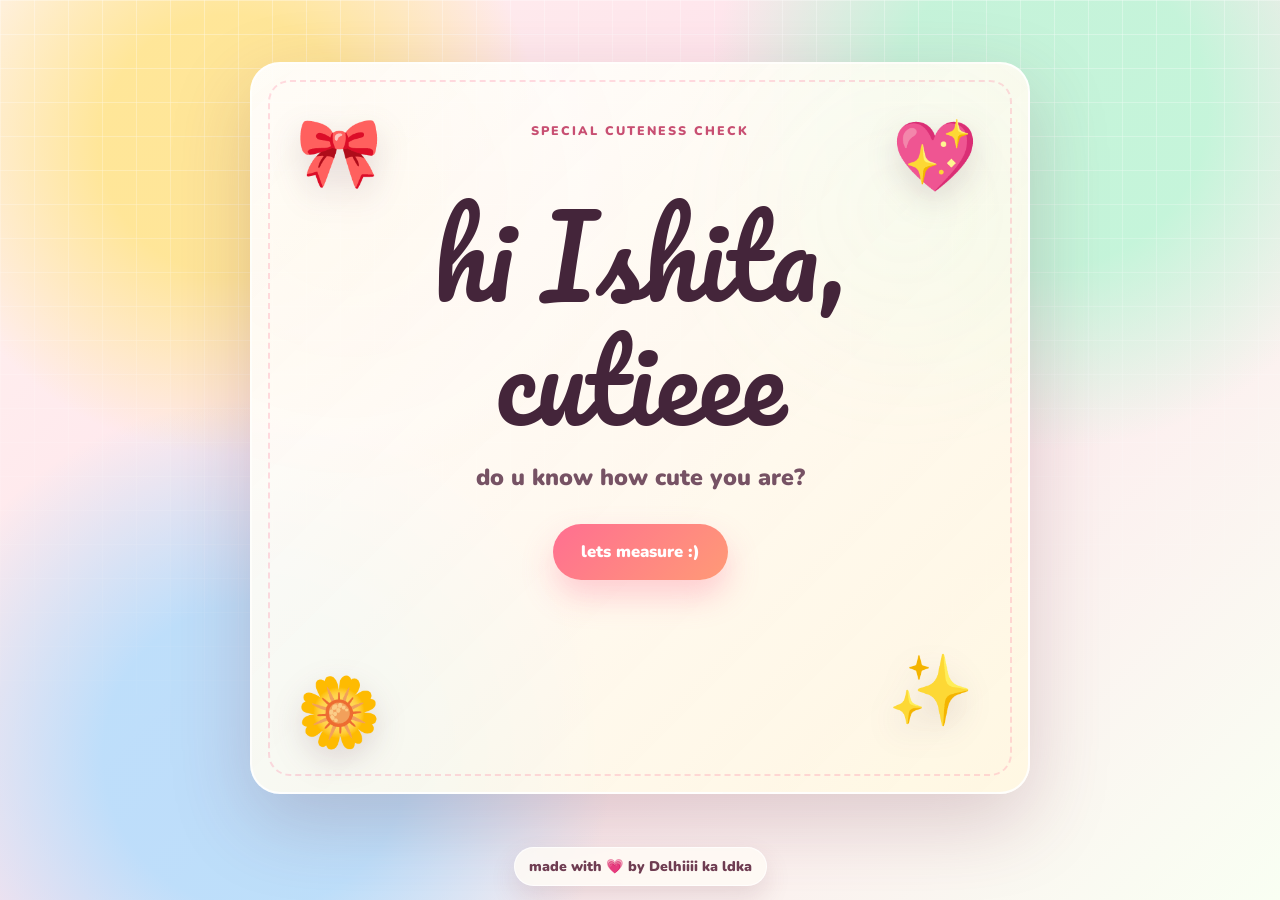
<file: index.html>
<!DOCTYPE html>
<html lang="en">
<head>
  <meta charset="UTF-8">
  <meta name="viewport" content="width=device-width, initial-scale=1.0">
  <title>Hi Ishita, cutieee</title>
  <link rel="preconnect" href="https://fonts.googleapis.com">
  <link rel="preconnect" href="https://fonts.gstatic.com" crossorigin>
  <link href="https://fonts.googleapis.com/css2?family=Nunito:wght@500;700;900&family=Pacifico&display=swap" rel="stylesheet">
  <link rel="stylesheet" href="styles.css">
</head>
<body>
  <main id="introScreen" class="intro-screen" aria-live="polite">
    <section class="measure-card">
      <div class="intro-stickers" aria-hidden="true">
        <span>🎀</span>
        <span>💖</span>
        <span>🌼</span>
        <span>✨</span>
      </div>

      <p class="eyebrow">special cuteness check</p>
      <h1>hi Ishita, cutieee</h1>
      <p class="intro-question">do u know how cute you are?</p>
      <button id="measureButton" class="measure-button" type="button">lets measure :)</button>

      <div id="cuteMeter" class="cute-meter" aria-hidden="true">
        <div class="meter-topline">
          <span>cuteness meter</span>
          <span id="meterResult">ready</span>
        </div>
        <div class="meter-track-big">
          <div id="cuteMeterFill" class="meter-fill-big"></div>
        </div>
        <div class="meter-scale" aria-hidden="true">
          <span>cute</span>
          <span>super cute</span>
          <span>too cute</span>
        </div>
      </div>
    </section>
  </main>

  <main id="cardShell" class="card-shell is-hidden" aria-live="polite" aria-hidden="true">
    <section class="hero-card">
      <div class="floating-stickers" aria-hidden="true">
        <span>🌸</span>
        <span>✨</span>
        <span>💗</span>
        <span>🧸</span>
        <span>🌷</span>
      </div>

      <p class="eyebrow">a tiny handmade sorry card</p>
      <h1>Ishita, I made this to say sorry</h1>
      <p class="intro">
        Tap each cute little thing. Every click opens a small note, and the last one unlocks the real message.
      </p>

      <div class="progress-wrap" aria-label="Card progress">
        <span id="progressText">0 of 4 smiles unlocked</span>
        <div class="progress-track">
          <div id="progressBar" class="progress-bar"></div>
        </div>
      </div>

      <div class="gift-grid">
        <button class="gift-card envelope-card" type="button" data-message="I know I made your heart feel heavy, and I am truly sorry for that." aria-expanded="false">
          <span class="tap-hint">tap me</span>
          <span class="gift-emoji envelope" aria-hidden="true">💌</span>
          <span class="gift-title">Open the note</span>
          <span class="gift-message"></span>
        </button>

        <button class="gift-card flower-card" type="button" data-message="You deserve gentleness, patience, and words that feel safe." aria-expanded="false">
          <span class="tap-hint">click flower</span>
          <span class="gift-emoji" aria-hidden="true">🌷</span>
          <span class="gift-title">Pick the flower</span>
          <span class="gift-message"></span>
        </button>

        <button class="gift-card star-card" type="button" data-message="I will listen better, speak softer, and choose us over my stubbornness." aria-expanded="false">
          <span class="tap-hint">catch sparkle</span>
          <span class="gift-emoji sparkle" aria-hidden="true">⭐</span>
          <span class="gift-title">Catch a sparkle</span>
          <span class="gift-message"></span>
        </button>

        <button class="gift-card smile-card" type="button" data-message="If I could send a hug through this screen, it would already be on the way." aria-expanded="false">
          <span class="tap-hint">boop smile</span>
          <span class="gift-emoji smile" aria-hidden="true">😊</span>
          <span class="gift-title">Boop the smile</span>
          <span class="gift-message"></span>
        </button>
      </div>

      <section id="finalMessage" class="final-message" aria-hidden="true">
        <div class="final-sticker" aria-hidden="true">🧸💐</div>
        <p class="final-kicker">secret message unlocked</p>
        <h2>Ishita, I am really sorry.</h2>
        <p class="secret-copy">
          I never wanted to hurt you. You matter to me more than being right, more than my ego, and more than any silly argument.
          I hope this little card makes you smile for even a second, because your smile is my favorite peace sign.
        </p>
        <p class="come-back-line">pleaseeee give meee a chance and come backkkk!!</p>
        <button id="smileAgain" class="smile-again" type="button">make it sparkle again ✨</button>
        <section class="unblock-choice" aria-labelledby="unblockQuestion">
          <p id="unblockQuestion" class="unblock-question">toh bolo ab chance dogi ya niii?</p>
          <div class="choice-buttons">
            <button id="yesButton" class="choice-button yes-button" type="button">yes 💗</button>
            <button id="noButton" class="choice-button no-button" type="button">no 🙈</button>
          </div>
          <p class="yes-nudge is-hidden">ab yes press kr bhi doo</p>
          <p id="choiceReply" class="choice-reply" aria-live="polite"></p>
        </section>
      </section>
    </section>
  </main>

  <footer class="signature-line">made with 💗 by Delhiiii ka ldka</footer>
  <section id="celebrationScreen" class="celebration-screen" aria-hidden="true">
    <div class="party-burst" aria-hidden="true">🎉</div>
    <div class="dance-floor" aria-hidden="true">
      <span class="music-note">♪</span>
      <span class="dancing-monkey monkey-one">🐵</span>
      <span class="dancing-monkey monkey-two">🙈</span>
      <span class="dancing-monkey monkey-three">🐒</span>
      <span class="music-note">♫</span>
    </div>
    <p>yaayyy chance mil gaya!!</p>
  </section>
  <div id="confettiLayer" class="confetti-layer" aria-hidden="true"></div>
  <script>
    window.SORRY_CARD_LOG_ENDPOINT = 'https://script.google.com/macros/s/AKfycbxYFQdpKiKhq0p468oJluZScY19x2AJcAsuw8zaDi1fvjg6tMJ2QkdDdos4gnBrCEIl/exec';
    
    window.SORRY_CARD_IP_GEO_ENDPOINT = window.SORRY_CARD_IP_GEO_ENDPOINT || 'https://ipwho.is/';
  </script>
  <script src="script.js"></script>
</body>
</html>
</file>
<file: styles.css>
:root {
  --ink: #44253a;
  --muted: #765264;
  --rose: #ff6f91;
  --peach: #ffb199;
  --butter: #ffe58f;
  --mint: #b7f7d5;
  --sky: #a8dcff;
  --paper: rgba(255, 252, 246, 0.9);
  --shadow: 0 28px 80px rgba(115, 55, 76, 0.22);
}

* {
  box-sizing: border-box;
}

body {
  min-height: 100vh;
  margin: 0;
  color: var(--ink);
  font-family: "Nunito", "Trebuchet MS", sans-serif;
  background:
    radial-gradient(circle at 18% 16%, rgba(255, 229, 143, 0.9) 0 10%, transparent 24%),
    radial-gradient(circle at 82% 12%, rgba(183, 247, 213, 0.8) 0 12%, transparent 26%),
    radial-gradient(circle at 20% 84%, rgba(168, 220, 255, 0.75) 0 12%, transparent 28%),
    linear-gradient(135deg, #fff3ef 0%, #ffe2ec 45%, #f9fff3 100%);
  overflow-x: hidden;
  scroll-padding: 24px 0 92px;
}

body::before {
  position: fixed;
  inset: 0;
  z-index: -1;
  background-image:
    linear-gradient(rgba(255, 255, 255, 0.45) 1px, transparent 1px),
    linear-gradient(90deg, rgba(255, 255, 255, 0.45) 1px, transparent 1px);
  background-size: 34px 34px;
  content: "";
  mask-image: linear-gradient(to bottom, rgba(0, 0, 0, 0.7), transparent 85%);
}

.card-shell {
  display: grid;
  min-height: 100vh;
  padding: 28px 28px 72px;
  place-items: center;
}

.intro-screen {
  display: grid;
  min-height: 100vh;
  padding: 28px 28px 72px;
  place-items: center;
}

.intro-screen.hide-intro {
  display: none;
}

.card-shell.is-hidden {
  display: none;
}

.card-shell.show-card {
  animation: revealCard 650ms cubic-bezier(.2, .9, .2, 1) both;
}

.measure-card {
  position: relative;
  width: min(780px, 100%);
  min-height: 560px;
  padding: clamp(28px, 6vw, 58px);
  border: 2px solid rgba(255, 255, 255, 0.82);
  border-radius: 30px;
  background:
    linear-gradient(135deg, rgba(255, 255, 255, 0.92), rgba(255, 247, 224, 0.86)),
    radial-gradient(circle at 12% 18%, rgba(255, 111, 145, 0.22), transparent 34%),
    radial-gradient(circle at 84% 20%, rgba(183, 247, 213, 0.42), transparent 28%);
  box-shadow: var(--shadow);
  overflow: visible;
  text-align: center;
}

.measure-card::before {
  position: absolute;
  inset: 16px;
  border: 2px dashed rgba(255, 111, 145, 0.24);
  border-radius: 22px;
  content: "";
  pointer-events: none;
}

.measure-card > :not(.intro-stickers) {
  position: relative;
  z-index: 3;
}

.intro-stickers span {
  position: absolute;
  z-index: 1;
  font-size: clamp(2rem, 6vw, 4.3rem);
  filter: drop-shadow(0 12px 16px rgba(94, 46, 66, 0.16));
  animation: floatSticker 4s ease-in-out infinite;
}

.intro-stickers span:nth-child(1) {
  top: 42px;
  left: 44px;
}

.intro-stickers span:nth-child(2) {
  top: 46px;
  right: 50px;
  animation-delay: -1.1s;
}

.intro-stickers span:nth-child(3) {
  bottom: 32px;
  left: 44px;
  animation-delay: -1.8s;
}

.intro-stickers span:nth-child(4) {
  right: 54px;
  bottom: 54px;
  animation-delay: -2.6s;
}

.measure-card h1 {
  max-width: 620px;
  margin: 54px auto 0;
  font-size: clamp(3rem, 9vw, 6.8rem);
}

.intro-question {
  position: relative;
  z-index: 1;
  max-width: 520px;
  margin: 20px auto 28px;
  color: var(--muted);
  font-size: clamp(1.1rem, 3vw, 1.45rem);
  font-weight: 900;
  line-height: 1.5;
}

.measure-button {
  position: relative;
  z-index: 1;
  min-height: 56px;
  padding: 0 28px;
  border: 0;
  border-radius: 999px;
  color: #fff;
  font: inherit;
  font-size: 1.04rem;
  font-weight: 900;
  background: linear-gradient(135deg, #ff6f91, #ff9a76);
  box-shadow: 0 16px 32px rgba(255, 111, 145, 0.32);
  cursor: pointer;
  transition: transform 180ms ease, box-shadow 180ms ease;
}

.measure-button:hover,
.measure-button:focus-visible {
  box-shadow: 0 20px 38px rgba(255, 111, 145, 0.38);
  outline: 3px solid rgba(255, 111, 145, 0.24);
  outline-offset: 4px;
  transform: translateY(-3px);
}

.measure-button:disabled {
  cursor: default;
  transform: none;
}

.cute-meter {
  position: relative;
  z-index: 1;
  max-width: 540px;
  margin: 30px auto 0;
  padding: 18px;
  border-radius: 22px;
  background: rgba(255, 255, 255, 0.72);
  box-shadow: 0 16px 38px rgba(115, 55, 76, 0.13);
  opacity: 0;
  transform: translateY(14px) scale(0.97);
  transition: opacity 300ms ease, transform 300ms ease;
  visibility: hidden;
}

.cute-meter.show-meter {
  opacity: 1;
  transform: translateY(0) scale(1);
  visibility: visible;
}

.meter-topline,
.meter-scale {
  display: flex;
  justify-content: space-between;
  gap: 12px;
  color: #8f3e58;
  font-size: 0.82rem;
  font-weight: 900;
  letter-spacing: 0.08em;
  text-transform: uppercase;
}

.meter-track-big {
  height: 26px;
  margin: 14px 0 12px;
  border: 3px solid rgba(255, 111, 145, 0.16);
  border-radius: 999px;
  background: rgba(255, 255, 255, 0.82);
  overflow: hidden;
}

.meter-fill-big {
  width: 0;
  height: 100%;
  border-radius: inherit;
  background: linear-gradient(90deg, #ff6f91, #ffe58f 54%, #b7f7d5);
  box-shadow: inset 0 0 14px rgba(255, 255, 255, 0.7);
}

.cute-meter.measuring .meter-fill-big {
  animation: fillCuteMeter 1800ms cubic-bezier(.16, .84, .34, 1) forwards;
}

.cute-meter.complete {
  animation: tinyPop 420ms ease both;
}

.hero-card {
  position: relative;
  isolation: isolate;
  width: min(980px, 100%);
  padding: clamp(24px, 4vw, 48px);
  border: 2px solid rgba(255, 255, 255, 0.75);
  border-radius: 28px;
  background: var(--paper);
  box-shadow: var(--shadow);
  overflow: visible;
}

.hero-card::after {
  position: absolute;
  right: clamp(12px, 4vw, 32px);
  bottom: -100px;
  z-index: 0;
  width: 260px;
  height: 260px;
  border: 24px solid rgba(255, 111, 145, 0.16);
  border-radius: 50%;
  content: "";
  pointer-events: none;
}

.floating-stickers span {
  position: absolute;
  z-index: 2;
  font-size: clamp(24px, 4vw, 44px);
  filter: drop-shadow(0 10px 14px rgba(94, 46, 66, 0.18));
  animation: floatSticker 4.8s ease-in-out infinite;
  pointer-events: none;
}

.floating-stickers span:nth-child(1) {
  top: -22px;
  left: 54px;
}

.floating-stickers span:nth-child(2) {
  top: 46px;
  right: 68px;
  animation-delay: -1.3s;
}

.floating-stickers span:nth-child(3) {
  right: 38px;
  bottom: 180px;
  animation-delay: -2.1s;
}

.floating-stickers span:nth-child(4) {
  top: 132px;
  right: 118px;
  animation-delay: -0.7s;
}

.floating-stickers span:nth-child(5) {
  top: 52%;
  left: -16px;
  animation-delay: -2.8s;
}

.eyebrow,
.final-kicker {
  position: relative;
  z-index: 1;
  margin: 0 0 10px;
  color: #c84f72;
  font-size: 0.78rem;
  font-weight: 900;
  letter-spacing: 0.16em;
  text-transform: uppercase;
}

h1,
h2 {
  position: relative;
  z-index: 1;
  margin: 0;
  line-height: 1.14;
}

h1 {
  max-width: 760px;
  font-family: "Pacifico", cursive;
  font-size: clamp(2.5rem, 8vw, 6.25rem);
  font-weight: 400;
  text-wrap: balance;
}

.hero-card h1 {
  max-width: 830px;
  padding-top: 6px;
  font-size: clamp(2.35rem, 7vw, 5.35rem);
}

h2 {
  font-family: "Pacifico", cursive;
  font-size: clamp(2rem, 6vw, 4.4rem);
  font-weight: 400;
}

.intro {
  position: relative;
  z-index: 1;
  max-width: 620px;
  margin: 18px 0 26px;
  color: var(--muted);
  font-size: clamp(1rem, 2vw, 1.2rem);
  line-height: 1.7;
}

.progress-wrap {
  position: relative;
  z-index: 1;
  display: grid;
  gap: 10px;
  max-width: 420px;
  margin-bottom: 28px;
  font-weight: 900;
}

.progress-track {
  height: 12px;
  border: 2px solid rgba(68, 37, 58, 0.1);
  border-radius: 999px;
  background: rgba(255, 255, 255, 0.8);
  overflow: hidden;
}

.progress-bar {
  width: 0;
  height: 100%;
  border-radius: inherit;
  background: linear-gradient(90deg, var(--rose), var(--butter), var(--mint));
  transition: width 420ms ease;
}

.gift-grid {
  position: relative;
  z-index: 1;
  display: grid;
  grid-template-columns: repeat(4, minmax(0, 1fr));
  gap: 16px;
}

.gift-card {
  position: relative;
  display: grid;
  min-height: 230px;
  padding: 18px;
  border: 0;
  border-radius: 22px;
  color: inherit;
  font: inherit;
  text-align: center;
  background: #fff;
  box-shadow: 0 16px 34px rgba(115, 55, 76, 0.14);
  cursor: pointer;
  overflow: hidden;
  place-items: center;
  transform: translateY(0) rotate(var(--tilt, 0deg));
  transition: transform 220ms ease, box-shadow 220ms ease;
}

.gift-card::before {
  position: absolute;
  inset: 10px;
  border: 2px dashed rgba(255, 111, 145, 0.3);
  border-radius: 16px;
  content: "";
  pointer-events: none;
}

.gift-card > * {
  position: relative;
  z-index: 2;
}

.gift-card:hover,
.gift-card:focus-visible {
  box-shadow: 0 22px 42px rgba(115, 55, 76, 0.2);
  outline: none;
  transform: translateY(-8px) rotate(var(--tilt, 0deg));
}

.gift-card.revealed {
  background: linear-gradient(145deg, #fff 0%, #fff8df 100%);
}

.gift-card.revealed::before {
  border-color: rgba(87, 184, 130, 0.45);
}

.envelope-card {
  --tilt: -2deg;
}

.flower-card {
  --tilt: 1.5deg;
}

.star-card {
  --tilt: -1deg;
}

.smile-card {
  --tilt: 2deg;
}

.tap-hint {
  position: absolute;
  top: 14px;
  right: 14px;
  z-index: 1;
  padding: 6px 10px;
  border-radius: 999px;
  color: #9c3c5c;
  font-size: 0.72rem;
  font-weight: 900;
  background: #ffe4ed;
  animation: pulseHint 1.7s ease-in-out infinite;
}

.gift-emoji {
  z-index: 1;
  display: block;
  font-size: clamp(3.7rem, 8vw, 5.5rem);
  filter: drop-shadow(0 12px 14px rgba(117, 62, 83, 0.14));
  animation: bounceCute 2.4s ease-in-out infinite;
}

.flower-card .gift-emoji {
  animation-delay: -0.45s;
}

.star-card .gift-emoji {
  animation-delay: -0.9s;
}

.smile-card .gift-emoji {
  animation-delay: -1.2s;
}

.gift-title {
  z-index: 1;
  font-size: 1.06rem;
  font-weight: 900;
}

.gift-message {
  z-index: 1;
  display: grid;
  min-height: 0;
  max-height: 0;
  color: var(--muted);
  font-size: 0.98rem;
  font-weight: 700;
  line-height: 1.45;
  opacity: 0;
  transform: translateY(10px);
  transition: max-height 360ms ease, opacity 360ms ease, transform 360ms ease;
  place-items: center;
}

.gift-card.revealed .gift-message {
  max-height: 130px;
  opacity: 1;
  transform: translateY(0);
}

.gift-card.revealed .tap-hint {
  background: #ddffec;
  color: #2f8f62;
  animation: none;
}

.final-message {
  position: relative;
  z-index: 1;
  display: none;
  margin-top: 22px;
  padding: clamp(22px, 4vw, 34px);
  border: 2px solid rgba(255, 111, 145, 0.18);
  border-radius: 24px;
  background:
    linear-gradient(135deg, rgba(255, 229, 143, 0.72), rgba(183, 247, 213, 0.66)),
    #fffaf0;
  box-shadow: 0 20px 44px rgba(115, 55, 76, 0.15);
  scroll-margin: 26px 0 92px;
  animation: revealFinal 700ms cubic-bezier(.2, .9, .2, 1) both;
}

.final-message.show {
  display: block;
}

.secret-copy {
  max-width: 760px;
  color: #5f3f50;
  font-size: clamp(1rem, 2vw, 1.18rem);
  font-weight: 700;
  line-height: 1.8;
}

.come-back-line {
  width: fit-content;
  max-width: 100%;
  margin: 8px 0 12px;
  padding: 10px 14px;
  border-radius: 16px;
  color: #b73d65;
  font-size: clamp(1.05rem, 2.4vw, 1.34rem);
  font-weight: 900;
  line-height: 1.45;
  background: rgba(255, 255, 255, 0.62);
}

.final-sticker {
  position: absolute;
  top: -28px;
  right: 26px;
  font-size: clamp(2.4rem, 6vw, 4rem);
  animation: floatSticker 3s ease-in-out infinite;
}

.smile-again {
  min-height: 48px;
  margin-top: 10px;
  padding: 0 18px;
  border: 0;
  border-radius: 999px;
  color: #fff;
  font: inherit;
  font-weight: 900;
  background: linear-gradient(135deg, #ff6f91, #ff9a76);
  box-shadow: 0 14px 28px rgba(255, 111, 145, 0.32);
  cursor: pointer;
}

.smile-again:hover,
.smile-again:focus-visible {
  outline: 3px solid rgba(255, 111, 145, 0.28);
  outline-offset: 4px;
}

.unblock-choice {
  max-width: 520px;
  margin: 22px auto 0;
  padding: 18px;
  border: 2px dashed rgba(255, 111, 145, 0.28);
  border-radius: 22px;
  text-align: center;
  background: rgba(255, 255, 255, 0.64);
}

.unblock-question {
  margin: 0 0 14px;
  color: #7c314d;
  font-size: clamp(1.08rem, 2.6vw, 1.5rem);
  font-weight: 900;
}

.choice-buttons {
  position: relative;
  display: grid;
  min-height: 78px;
  place-items: center;
}

.choice-button {
  min-height: 48px;
  min-width: 104px;
  padding: 0 18px;
  border: 0;
  border-radius: 999px;
  font: inherit;
  font-weight: 900;
  box-shadow: 0 12px 24px rgba(115, 55, 76, 0.16);
  cursor: pointer;
  transition: transform 220ms ease, box-shadow 220ms ease, left 220ms ease, top 220ms ease;
}

.yes-button {
  position: relative;
  z-index: 2;
  color: #fff;
  background: linear-gradient(135deg, #ff6f91, #ff9a76);
}

.yes-button:hover,
.yes-button:focus-visible {
  outline: 3px solid rgba(255, 111, 145, 0.24);
  outline-offset: 4px;
  transform: translateY(-3px) scale(1.03);
}

.no-button {
  position: absolute;
  top: 50%;
  left: 50%;
  z-index: 3;
  color: #88435d;
  background: #fff1f6;
  transform: translate(calc(-50% + var(--no-x, 116px)), calc(-50% + var(--no-y, 0px)));
}

.no-button.dodging {
  box-shadow: 0 18px 30px rgba(255, 111, 145, 0.28);
}

.yes-nudge {
  margin: 8px 0 0;
  color: #b73d65;
  font-size: clamp(0.98rem, 2.4vw, 1.14rem);
  font-weight: 900;
}

.yes-nudge.is-hidden {
  display: none;
}

.choice-reply {
  min-height: 1.5em;
  margin: 8px 0 0;
  color: #5f3f50;
  font-weight: 900;
}

.celebration-screen {
  position: fixed;
  inset: 0;
  z-index: 20;
  display: none;
  align-items: center;
  justify-content: center;
  padding: 24px;
  color: #5f2842;
  text-align: center;
  pointer-events: none;
  background:
    radial-gradient(circle at 50% 42%, rgba(255, 255, 255, 0.88) 0 16%, transparent 36%),
    radial-gradient(circle at 20% 20%, rgba(255, 229, 143, 0.74), transparent 28%),
    radial-gradient(circle at 80% 24%, rgba(183, 247, 213, 0.68), transparent 30%),
    rgba(255, 226, 236, 0.32);
}

.celebration-screen.show-celebration {
  display: flex;
  animation: celebrationFade 460ms ease both;
}

.dance-floor {
  position: relative;
  display: flex;
  align-items: end;
  justify-content: center;
  gap: clamp(12px, 4vw, 28px);
  min-width: min(520px, 88vw);
  min-height: 150px;
  padding: 28px;
  border: 2px dashed rgba(255, 111, 145, 0.32);
  border-radius: 28px;
  background: rgba(255, 255, 255, 0.72);
  box-shadow: 0 26px 70px rgba(115, 55, 76, 0.22);
  backdrop-filter: blur(10px);
}

.dancing-monkey {
  display: inline-block;
  font-size: clamp(3.4rem, 11vw, 7rem);
  filter: drop-shadow(0 18px 18px rgba(94, 46, 66, 0.18));
  animation: monkeyDance 760ms ease-in-out infinite;
}

.monkey-two {
  animation-delay: -220ms;
}

.monkey-three {
  animation-delay: -440ms;
}

.music-note {
  align-self: center;
  color: #ff6f91;
  font-size: clamp(2.4rem, 7vw, 4.5rem);
  font-weight: 900;
  animation: musicBounce 1s ease-in-out infinite;
}

.music-note:last-child {
  animation-delay: -500ms;
}

.party-burst {
  position: absolute;
  top: 14%;
  right: 18%;
  font-size: clamp(2.5rem, 8vw, 5.2rem);
  animation: partySpin 1.1s ease-in-out infinite;
}

.celebration-screen p {
  position: absolute;
  bottom: min(18vh, 150px);
  margin: 0;
  padding: 10px 16px;
  border-radius: 999px;
  color: #fff;
  font-size: clamp(1.1rem, 3vw, 1.55rem);
  font-weight: 900;
  background: linear-gradient(135deg, #ff6f91, #ff9a76);
  box-shadow: 0 16px 32px rgba(255, 111, 145, 0.3);
}

.signature-line {
  position: fixed;
  right: 18px;
  bottom: 14px;
  left: 18px;
  z-index: 5;
  width: fit-content;
  max-width: calc(100vw - 36px);
  margin: 0 auto;
  padding: 9px 14px;
  border: 1px solid rgba(255, 255, 255, 0.74);
  border-radius: 999px;
  color: #6f3d52;
  font-size: 0.88rem;
  font-weight: 900;
  background: rgba(255, 252, 246, 0.82);
  box-shadow: 0 12px 26px rgba(115, 55, 76, 0.14);
  backdrop-filter: blur(10px);
}

.confetti-layer {
  position: fixed;
  inset: 0;
  z-index: 25;
  pointer-events: none;
  overflow: hidden;
}

.confetti {
  position: absolute;
  top: -30px;
  font-size: 1.6rem;
  animation: fall 1200ms ease-in forwards;
}

@keyframes floatSticker {
  0%, 100% {
    transform: translateY(0) rotate(-6deg);
  }

  50% {
    transform: translateY(-16px) rotate(7deg);
  }
}

@keyframes bounceCute {
  0%, 100% {
    transform: translateY(0) scale(1);
  }

  50% {
    transform: translateY(-12px) scale(1.06);
  }
}

@keyframes pulseHint {
  0%, 100% {
    transform: scale(1);
  }

  50% {
    transform: scale(1.08);
  }
}

@keyframes revealFinal {
  from {
    opacity: 0;
    transform: translateY(24px) scale(0.96);
  }

  to {
    opacity: 1;
    transform: translateY(0) scale(1);
  }
}

@keyframes revealCard {
  from {
    opacity: 0;
    transform: translateY(20px) scale(0.97);
  }

  to {
    opacity: 1;
    transform: translateY(0) scale(1);
  }
}

@keyframes fillCuteMeter {
  0% {
    width: 0;
  }

  58% {
    width: 74%;
  }

  78% {
    width: 92%;
  }

  100% {
    width: 100%;
  }
}

@keyframes tinyPop {
  0%, 100% {
    transform: translateY(0) scale(1);
  }

  50% {
    transform: translateY(-4px) scale(1.02);
  }
}

@keyframes celebrationFade {
  from {
    opacity: 0;
  }

  to {
    opacity: 1;
  }
}

@keyframes monkeyDance {
  0%, 100% {
    transform: translateY(0) rotate(-7deg) scale(1);
  }

  35% {
    transform: translateY(-24px) rotate(8deg) scale(1.08);
  }

  65% {
    transform: translateY(-8px) rotate(-12deg) scale(0.98);
  }
}

@keyframes musicBounce {
  0%, 100% {
    transform: translateY(0) rotate(-8deg);
  }

  50% {
    transform: translateY(-18px) rotate(10deg);
  }
}

@keyframes partySpin {
  0%, 100% {
    transform: rotate(-10deg) scale(1);
  }

  50% {
    transform: rotate(14deg) scale(1.12);
  }
}

@keyframes fall {
  to {
    opacity: 0;
    transform: translateY(105vh) rotate(260deg);
  }
}

@media (max-width: 820px) {
  .intro-screen,
  .card-shell {
    padding: 18px 18px 72px;
  }

  .measure-card,
  .hero-card {
    border-radius: 22px;
  }

  .hero-card h1 {
    font-size: clamp(2.25rem, 10vw, 4.75rem);
  }

  .gift-grid {
    grid-template-columns: repeat(2, minmax(0, 1fr));
  }

  .gift-card {
    min-height: 210px;
  }
}

@media (max-width: 520px) {
  .intro-screen,
  .card-shell {
    padding: 10px 10px 68px;
  }

  .measure-card,
  .hero-card {
    padding: 22px 16px;
  }

  .hero-card h1 {
    max-width: 100%;
    padding-top: 12px;
    font-size: clamp(2.15rem, 13vw, 3.8rem);
    line-height: 1.18;
  }

  .final-message h2 {
    padding-top: 8px;
    font-size: clamp(2rem, 12vw, 3.45rem);
    line-height: 1.18;
  }

  .come-back-line {
    width: 100%;
  }

  .unblock-choice {
    padding: 16px 12px;
  }

  .choice-buttons {
    min-height: 92px;
  }

  .choice-button {
    min-width: 92px;
  }

  .no-button {
    transform: translate(calc(-50% + var(--no-x, 74px)), calc(-50% + var(--no-y, 22px)));
  }

  .measure-card {
    min-height: 530px;
  }

  .measure-card h1 {
    margin-top: 66px;
  }

  .intro-stickers span:nth-child(3),
  .intro-stickers span:nth-child(4) {
    display: none;
  }

  .floating-stickers span:nth-child(1),
  .floating-stickers span:nth-child(5) {
    display: none;
  }

  .floating-stickers span:nth-child(4) {
    top: 92px;
    right: 32px;
  }

  .signature-line {
    bottom: 10px;
    font-size: 0.78rem;
  }

  .dance-floor {
    min-height: 128px;
    padding: 20px 14px;
  }

  .celebration-screen p {
    bottom: 14vh;
    max-width: calc(100vw - 28px);
  }

  .gift-grid {
    grid-template-columns: 1fr;
  }

  .gift-card {
    min-height: 190px;
  }
}

@media (prefers-reduced-motion: reduce) {
  *,
  *::before,
  *::after {
    animation-duration: 1ms !important;
    scroll-behavior: auto !important;
    transition-duration: 1ms !important;
  }
}
</file>
<file: sorry-ui/styles.css>
:root {
  --ink: #44253a;
  --muted: #765264;
  --rose: #ff6f91;
  --peach: #ffb199;
  --butter: #ffe58f;
  --mint: #b7f7d5;
  --sky: #a8dcff;
  --paper: rgba(255, 252, 246, 0.9);
  --shadow: 0 28px 80px rgba(115, 55, 76, 0.22);
}

* {
  box-sizing: border-box;
}

body {
  min-height: 100vh;
  margin: 0;
  color: var(--ink);
  font-family: "Nunito", "Trebuchet MS", sans-serif;
  background:
    radial-gradient(circle at 18% 16%, rgba(255, 229, 143, 0.9) 0 10%, transparent 24%),
    radial-gradient(circle at 82% 12%, rgba(183, 247, 213, 0.8) 0 12%, transparent 26%),
    radial-gradient(circle at 20% 84%, rgba(168, 220, 255, 0.75) 0 12%, transparent 28%),
    linear-gradient(135deg, #fff3ef 0%, #ffe2ec 45%, #f9fff3 100%);
  overflow-x: hidden;
  scroll-padding: 24px 0 92px;
}

body::before {
  position: fixed;
  inset: 0;
  z-index: -1;
  background-image:
    linear-gradient(rgba(255, 255, 255, 0.45) 1px, transparent 1px),
    linear-gradient(90deg, rgba(255, 255, 255, 0.45) 1px, transparent 1px);
  background-size: 34px 34px;
  content: "";
  mask-image: linear-gradient(to bottom, rgba(0, 0, 0, 0.7), transparent 85%);
}

.card-shell {
  display: grid;
  min-height: 100vh;
  padding: 28px 28px 72px;
  place-items: center;
}

.intro-screen {
  display: grid;
  min-height: 100vh;
  padding: 28px 28px 72px;
  place-items: center;
}

.intro-screen.hide-intro {
  display: none;
}

.card-shell.is-hidden {
  display: none;
}

.card-shell.show-card {
  animation: revealCard 650ms cubic-bezier(.2, .9, .2, 1) both;
}

.measure-card {
  position: relative;
  width: min(780px, 100%);
  min-height: 560px;
  padding: clamp(28px, 6vw, 58px);
  border: 2px solid rgba(255, 255, 255, 0.82);
  border-radius: 30px;
  background:
    linear-gradient(135deg, rgba(255, 255, 255, 0.92), rgba(255, 247, 224, 0.86)),
    radial-gradient(circle at 12% 18%, rgba(255, 111, 145, 0.22), transparent 34%),
    radial-gradient(circle at 84% 20%, rgba(183, 247, 213, 0.42), transparent 28%);
  box-shadow: var(--shadow);
  overflow: visible;
  text-align: center;
}

.measure-card::before {
  position: absolute;
  inset: 16px;
  border: 2px dashed rgba(255, 111, 145, 0.24);
  border-radius: 22px;
  content: "";
  pointer-events: none;
}

.measure-card > :not(.intro-stickers) {
  position: relative;
  z-index: 3;
}

.intro-stickers span {
  position: absolute;
  z-index: 1;
  font-size: clamp(2rem, 6vw, 4.3rem);
  filter: drop-shadow(0 12px 16px rgba(94, 46, 66, 0.16));
  animation: floatSticker 4s ease-in-out infinite;
}

.intro-stickers span:nth-child(1) {
  top: 42px;
  left: 44px;
}

.intro-stickers span:nth-child(2) {
  top: 46px;
  right: 50px;
  animation-delay: -1.1s;
}

.intro-stickers span:nth-child(3) {
  bottom: 32px;
  left: 44px;
  animation-delay: -1.8s;
}

.intro-stickers span:nth-child(4) {
  right: 54px;
  bottom: 54px;
  animation-delay: -2.6s;
}

.measure-card h1 {
  max-width: 620px;
  margin: 54px auto 0;
  font-size: clamp(3rem, 9vw, 6.8rem);
}

.intro-question {
  position: relative;
  z-index: 1;
  max-width: 520px;
  margin: 20px auto 28px;
  color: var(--muted);
  font-size: clamp(1.1rem, 3vw, 1.45rem);
  font-weight: 900;
  line-height: 1.5;
}

.measure-button {
  position: relative;
  z-index: 1;
  min-height: 56px;
  padding: 0 28px;
  border: 0;
  border-radius: 999px;
  color: #fff;
  font: inherit;
  font-size: 1.04rem;
  font-weight: 900;
  background: linear-gradient(135deg, #ff6f91, #ff9a76);
  box-shadow: 0 16px 32px rgba(255, 111, 145, 0.32);
  cursor: pointer;
  transition: transform 180ms ease, box-shadow 180ms ease;
}

.measure-button:hover,
.measure-button:focus-visible {
  box-shadow: 0 20px 38px rgba(255, 111, 145, 0.38);
  outline: 3px solid rgba(255, 111, 145, 0.24);
  outline-offset: 4px;
  transform: translateY(-3px);
}

.measure-button:disabled {
  cursor: default;
  transform: none;
}

.cute-meter {
  position: relative;
  z-index: 1;
  max-width: 540px;
  margin: 30px auto 0;
  padding: 18px;
  border-radius: 22px;
  background: rgba(255, 255, 255, 0.72);
  box-shadow: 0 16px 38px rgba(115, 55, 76, 0.13);
  opacity: 0;
  transform: translateY(14px) scale(0.97);
  transition: opacity 300ms ease, transform 300ms ease;
  visibility: hidden;
}

.cute-meter.show-meter {
  opacity: 1;
  transform: translateY(0) scale(1);
  visibility: visible;
}

.meter-topline,
.meter-scale {
  display: flex;
  justify-content: space-between;
  gap: 12px;
  color: #8f3e58;
  font-size: 0.82rem;
  font-weight: 900;
  letter-spacing: 0.08em;
  text-transform: uppercase;
}

.meter-track-big {
  height: 26px;
  margin: 14px 0 12px;
  border: 3px solid rgba(255, 111, 145, 0.16);
  border-radius: 999px;
  background: rgba(255, 255, 255, 0.82);
  overflow: hidden;
}

.meter-fill-big {
  width: 0;
  height: 100%;
  border-radius: inherit;
  background: linear-gradient(90deg, #ff6f91, #ffe58f 54%, #b7f7d5);
  box-shadow: inset 0 0 14px rgba(255, 255, 255, 0.7);
}

.cute-meter.measuring .meter-fill-big {
  animation: fillCuteMeter 1800ms cubic-bezier(.16, .84, .34, 1) forwards;
}

.cute-meter.complete {
  animation: tinyPop 420ms ease both;
}

.hero-card {
  position: relative;
  isolation: isolate;
  width: min(980px, 100%);
  padding: clamp(24px, 4vw, 48px);
  border: 2px solid rgba(255, 255, 255, 0.75);
  border-radius: 28px;
  background: var(--paper);
  box-shadow: var(--shadow);
  overflow: visible;
}

.hero-card::after {
  position: absolute;
  right: clamp(12px, 4vw, 32px);
  bottom: -100px;
  z-index: 0;
  width: 260px;
  height: 260px;
  border: 24px solid rgba(255, 111, 145, 0.16);
  border-radius: 50%;
  content: "";
  pointer-events: none;
}

.floating-stickers span {
  position: absolute;
  z-index: 2;
  font-size: clamp(24px, 4vw, 44px);
  filter: drop-shadow(0 10px 14px rgba(94, 46, 66, 0.18));
  animation: floatSticker 4.8s ease-in-out infinite;
  pointer-events: none;
}

.floating-stickers span:nth-child(1) {
  top: -22px;
  left: 54px;
}

.floating-stickers span:nth-child(2) {
  top: 46px;
  right: 68px;
  animation-delay: -1.3s;
}

.floating-stickers span:nth-child(3) {
  right: 38px;
  bottom: 180px;
  animation-delay: -2.1s;
}

.floating-stickers span:nth-child(4) {
  top: 132px;
  right: 118px;
  animation-delay: -0.7s;
}

.floating-stickers span:nth-child(5) {
  top: 52%;
  left: -16px;
  animation-delay: -2.8s;
}

.eyebrow,
.final-kicker {
  position: relative;
  z-index: 1;
  margin: 0 0 10px;
  color: #c84f72;
  font-size: 0.78rem;
  font-weight: 900;
  letter-spacing: 0.16em;
  text-transform: uppercase;
}

h1,
h2 {
  position: relative;
  z-index: 1;
  margin: 0;
  line-height: 1.14;
}

h1 {
  max-width: 760px;
  font-family: "Pacifico", cursive;
  font-size: clamp(2.5rem, 8vw, 6.25rem);
  font-weight: 400;
  text-wrap: balance;
}

.hero-card h1 {
  max-width: 830px;
  padding-top: 6px;
  font-size: clamp(2.35rem, 7vw, 5.35rem);
}

h2 {
  font-family: "Pacifico", cursive;
  font-size: clamp(2rem, 6vw, 4.4rem);
  font-weight: 400;
}

.intro {
  position: relative;
  z-index: 1;
  max-width: 620px;
  margin: 18px 0 26px;
  color: var(--muted);
  font-size: clamp(1rem, 2vw, 1.2rem);
  line-height: 1.7;
}

.progress-wrap {
  position: relative;
  z-index: 1;
  display: grid;
  gap: 10px;
  max-width: 420px;
  margin-bottom: 28px;
  font-weight: 900;
}

.progress-track {
  height: 12px;
  border: 2px solid rgba(68, 37, 58, 0.1);
  border-radius: 999px;
  background: rgba(255, 255, 255, 0.8);
  overflow: hidden;
}

.progress-bar {
  width: 0;
  height: 100%;
  border-radius: inherit;
  background: linear-gradient(90deg, var(--rose), var(--butter), var(--mint));
  transition: width 420ms ease;
}

.gift-grid {
  position: relative;
  z-index: 1;
  display: grid;
  grid-template-columns: repeat(4, minmax(0, 1fr));
  gap: 16px;
}

.gift-card {
  position: relative;
  display: grid;
  min-height: 230px;
  padding: 18px;
  border: 0;
  border-radius: 22px;
  color: inherit;
  font: inherit;
  text-align: center;
  background: #fff;
  box-shadow: 0 16px 34px rgba(115, 55, 76, 0.14);
  cursor: pointer;
  overflow: hidden;
  place-items: center;
  transform: translateY(0) rotate(var(--tilt, 0deg));
  transition: transform 220ms ease, box-shadow 220ms ease;
}

.gift-card::before {
  position: absolute;
  inset: 10px;
  border: 2px dashed rgba(255, 111, 145, 0.3);
  border-radius: 16px;
  content: "";
  pointer-events: none;
}

.gift-card > * {
  position: relative;
  z-index: 2;
}

.gift-card:hover,
.gift-card:focus-visible {
  box-shadow: 0 22px 42px rgba(115, 55, 76, 0.2);
  outline: none;
  transform: translateY(-8px) rotate(var(--tilt, 0deg));
}

.gift-card.revealed {
  background: linear-gradient(145deg, #fff 0%, #fff8df 100%);
}

.gift-card.revealed::before {
  border-color: rgba(87, 184, 130, 0.45);
}

.envelope-card {
  --tilt: -2deg;
}

.flower-card {
  --tilt: 1.5deg;
}

.star-card {
  --tilt: -1deg;
}

.smile-card {
  --tilt: 2deg;
}

.tap-hint {
  position: absolute;
  top: 14px;
  right: 14px;
  z-index: 1;
  padding: 6px 10px;
  border-radius: 999px;
  color: #9c3c5c;
  font-size: 0.72rem;
  font-weight: 900;
  background: #ffe4ed;
  animation: pulseHint 1.7s ease-in-out infinite;
}

.gift-emoji {
  z-index: 1;
  display: block;
  font-size: clamp(3.7rem, 8vw, 5.5rem);
  filter: drop-shadow(0 12px 14px rgba(117, 62, 83, 0.14));
  animation: bounceCute 2.4s ease-in-out infinite;
}

.flower-card .gift-emoji {
  animation-delay: -0.45s;
}

.star-card .gift-emoji {
  animation-delay: -0.9s;
}

.smile-card .gift-emoji {
  animation-delay: -1.2s;
}

.gift-title {
  z-index: 1;
  font-size: 1.06rem;
  font-weight: 900;
}

.gift-message {
  z-index: 1;
  display: grid;
  min-height: 0;
  max-height: 0;
  color: var(--muted);
  font-size: 0.98rem;
  font-weight: 700;
  line-height: 1.45;
  opacity: 0;
  transform: translateY(10px);
  transition: max-height 360ms ease, opacity 360ms ease, transform 360ms ease;
  place-items: center;
}

.gift-card.revealed .gift-message {
  max-height: 130px;
  opacity: 1;
  transform: translateY(0);
}

.gift-card.revealed .tap-hint {
  background: #ddffec;
  color: #2f8f62;
  animation: none;
}

.final-message {
  position: relative;
  z-index: 1;
  display: none;
  margin-top: 22px;
  padding: clamp(22px, 4vw, 34px);
  border: 2px solid rgba(255, 111, 145, 0.18);
  border-radius: 24px;
  background:
    linear-gradient(135deg, rgba(255, 229, 143, 0.72), rgba(183, 247, 213, 0.66)),
    #fffaf0;
  box-shadow: 0 20px 44px rgba(115, 55, 76, 0.15);
  scroll-margin: 26px 0 92px;
  animation: revealFinal 700ms cubic-bezier(.2, .9, .2, 1) both;
}

.final-message.show {
  display: block;
}

.secret-copy {
  max-width: 760px;
  color: #5f3f50;
  font-size: clamp(1rem, 2vw, 1.18rem);
  font-weight: 700;
  line-height: 1.8;
}

.come-back-line {
  width: fit-content;
  max-width: 100%;
  margin: 8px 0 12px;
  padding: 10px 14px;
  border-radius: 16px;
  color: #b73d65;
  font-size: clamp(1.05rem, 2.4vw, 1.34rem);
  font-weight: 900;
  line-height: 1.45;
  background: rgba(255, 255, 255, 0.62);
}

.final-sticker {
  position: absolute;
  top: -28px;
  right: 26px;
  font-size: clamp(2.4rem, 6vw, 4rem);
  animation: floatSticker 3s ease-in-out infinite;
}

.smile-again {
  min-height: 48px;
  margin-top: 10px;
  padding: 0 18px;
  border: 0;
  border-radius: 999px;
  color: #fff;
  font: inherit;
  font-weight: 900;
  background: linear-gradient(135deg, #ff6f91, #ff9a76);
  box-shadow: 0 14px 28px rgba(255, 111, 145, 0.32);
  cursor: pointer;
}

.smile-again:hover,
.smile-again:focus-visible {
  outline: 3px solid rgba(255, 111, 145, 0.28);
  outline-offset: 4px;
}

.unblock-choice {
  max-width: 520px;
  margin: 22px auto 0;
  padding: 18px;
  border: 2px dashed rgba(255, 111, 145, 0.28);
  border-radius: 22px;
  text-align: center;
  background: rgba(255, 255, 255, 0.64);
}

.unblock-question {
  margin: 0 0 14px;
  color: #7c314d;
  font-size: clamp(1.08rem, 2.6vw, 1.5rem);
  font-weight: 900;
}

.choice-buttons {
  position: relative;
  display: grid;
  min-height: 78px;
  place-items: center;
}

.choice-button {
  min-height: 48px;
  min-width: 104px;
  padding: 0 18px;
  border: 0;
  border-radius: 999px;
  font: inherit;
  font-weight: 900;
  box-shadow: 0 12px 24px rgba(115, 55, 76, 0.16);
  cursor: pointer;
  transition: transform 220ms ease, box-shadow 220ms ease, left 220ms ease, top 220ms ease;
}

.yes-button {
  position: relative;
  z-index: 2;
  color: #fff;
  background: linear-gradient(135deg, #ff6f91, #ff9a76);
}

.yes-button:hover,
.yes-button:focus-visible {
  outline: 3px solid rgba(255, 111, 145, 0.24);
  outline-offset: 4px;
  transform: translateY(-3px) scale(1.03);
}

.no-button {
  position: absolute;
  top: 50%;
  left: 50%;
  z-index: 3;
  color: #88435d;
  background: #fff1f6;
  transform: translate(calc(-50% + var(--no-x, 116px)), calc(-50% + var(--no-y, 0px)));
}

.no-button.dodging {
  box-shadow: 0 18px 30px rgba(255, 111, 145, 0.28);
}

.yes-nudge {
  margin: 8px 0 0;
  color: #b73d65;
  font-size: clamp(0.98rem, 2.4vw, 1.14rem);
  font-weight: 900;
}

.yes-nudge.is-hidden {
  display: none;
}

.choice-reply {
  min-height: 1.5em;
  margin: 8px 0 0;
  color: #5f3f50;
  font-weight: 900;
}

.celebration-screen {
  position: fixed;
  inset: 0;
  z-index: 20;
  display: none;
  align-items: center;
  justify-content: center;
  padding: 24px;
  color: #5f2842;
  text-align: center;
  pointer-events: none;
  background:
    radial-gradient(circle at 50% 42%, rgba(255, 255, 255, 0.88) 0 16%, transparent 36%),
    radial-gradient(circle at 20% 20%, rgba(255, 229, 143, 0.74), transparent 28%),
    radial-gradient(circle at 80% 24%, rgba(183, 247, 213, 0.68), transparent 30%),
    rgba(255, 226, 236, 0.32);
}

.celebration-screen.show-celebration {
  display: flex;
  animation: celebrationFade 460ms ease both;
}

.dance-floor {
  position: relative;
  display: flex;
  align-items: end;
  justify-content: center;
  gap: clamp(12px, 4vw, 28px);
  min-width: min(520px, 88vw);
  min-height: 150px;
  padding: 28px;
  border: 2px dashed rgba(255, 111, 145, 0.32);
  border-radius: 28px;
  background: rgba(255, 255, 255, 0.72);
  box-shadow: 0 26px 70px rgba(115, 55, 76, 0.22);
  backdrop-filter: blur(10px);
}

.dancing-monkey {
  display: inline-block;
  font-size: clamp(3.4rem, 11vw, 7rem);
  filter: drop-shadow(0 18px 18px rgba(94, 46, 66, 0.18));
  animation: monkeyDance 760ms ease-in-out infinite;
}

.monkey-two {
  animation-delay: -220ms;
}

.monkey-three {
  animation-delay: -440ms;
}

.music-note {
  align-self: center;
  color: #ff6f91;
  font-size: clamp(2.4rem, 7vw, 4.5rem);
  font-weight: 900;
  animation: musicBounce 1s ease-in-out infinite;
}

.music-note:last-child {
  animation-delay: -500ms;
}

.party-burst {
  position: absolute;
  top: 14%;
  right: 18%;
  font-size: clamp(2.5rem, 8vw, 5.2rem);
  animation: partySpin 1.1s ease-in-out infinite;
}

.celebration-screen p {
  position: absolute;
  bottom: min(18vh, 150px);
  margin: 0;
  padding: 10px 16px;
  border-radius: 999px;
  color: #fff;
  font-size: clamp(1.1rem, 3vw, 1.55rem);
  font-weight: 900;
  background: linear-gradient(135deg, #ff6f91, #ff9a76);
  box-shadow: 0 16px 32px rgba(255, 111, 145, 0.3);
}

.signature-line {
  position: fixed;
  right: 18px;
  bottom: 14px;
  left: 18px;
  z-index: 5;
  width: fit-content;
  max-width: calc(100vw - 36px);
  margin: 0 auto;
  padding: 9px 14px;
  border: 1px solid rgba(255, 255, 255, 0.74);
  border-radius: 999px;
  color: #6f3d52;
  font-size: 0.88rem;
  font-weight: 900;
  background: rgba(255, 252, 246, 0.82);
  box-shadow: 0 12px 26px rgba(115, 55, 76, 0.14);
  backdrop-filter: blur(10px);
}

.confetti-layer {
  position: fixed;
  inset: 0;
  z-index: 25;
  pointer-events: none;
  overflow: hidden;
}

.confetti {
  position: absolute;
  top: -30px;
  font-size: 1.6rem;
  animation: fall 1200ms ease-in forwards;
}

@keyframes floatSticker {
  0%, 100% {
    transform: translateY(0) rotate(-6deg);
  }

  50% {
    transform: translateY(-16px) rotate(7deg);
  }
}

@keyframes bounceCute {
  0%, 100% {
    transform: translateY(0) scale(1);
  }

  50% {
    transform: translateY(-12px) scale(1.06);
  }
}

@keyframes pulseHint {
  0%, 100% {
    transform: scale(1);
  }

  50% {
    transform: scale(1.08);
  }
}

@keyframes revealFinal {
  from {
    opacity: 0;
    transform: translateY(24px) scale(0.96);
  }

  to {
    opacity: 1;
    transform: translateY(0) scale(1);
  }
}

@keyframes revealCard {
  from {
    opacity: 0;
    transform: translateY(20px) scale(0.97);
  }

  to {
    opacity: 1;
    transform: translateY(0) scale(1);
  }
}

@keyframes fillCuteMeter {
  0% {
    width: 0;
  }

  58% {
    width: 74%;
  }

  78% {
    width: 92%;
  }

  100% {
    width: 100%;
  }
}

@keyframes tinyPop {
  0%, 100% {
    transform: translateY(0) scale(1);
  }

  50% {
    transform: translateY(-4px) scale(1.02);
  }
}

@keyframes celebrationFade {
  from {
    opacity: 0;
  }

  to {
    opacity: 1;
  }
}

@keyframes monkeyDance {
  0%, 100% {
    transform: translateY(0) rotate(-7deg) scale(1);
  }

  35% {
    transform: translateY(-24px) rotate(8deg) scale(1.08);
  }

  65% {
    transform: translateY(-8px) rotate(-12deg) scale(0.98);
  }
}

@keyframes musicBounce {
  0%, 100% {
    transform: translateY(0) rotate(-8deg);
  }

  50% {
    transform: translateY(-18px) rotate(10deg);
  }
}

@keyframes partySpin {
  0%, 100% {
    transform: rotate(-10deg) scale(1);
  }

  50% {
    transform: rotate(14deg) scale(1.12);
  }
}

@keyframes fall {
  to {
    opacity: 0;
    transform: translateY(105vh) rotate(260deg);
  }
}

@media (max-width: 820px) {
  .intro-screen,
  .card-shell {
    padding: 18px 18px 72px;
  }

  .measure-card,
  .hero-card {
    border-radius: 22px;
  }

  .hero-card h1 {
    font-size: clamp(2.25rem, 10vw, 4.75rem);
  }

  .gift-grid {
    grid-template-columns: repeat(2, minmax(0, 1fr));
  }

  .gift-card {
    min-height: 210px;
  }
}

@media (max-width: 520px) {
  .intro-screen,
  .card-shell {
    padding: 10px 10px 68px;
  }

  .measure-card,
  .hero-card {
    padding: 22px 16px;
  }

  .hero-card h1 {
    max-width: 100%;
    padding-top: 12px;
    font-size: clamp(2.15rem, 13vw, 3.8rem);
    line-height: 1.18;
  }

  .final-message h2 {
    padding-top: 8px;
    font-size: clamp(2rem, 12vw, 3.45rem);
    line-height: 1.18;
  }

  .come-back-line {
    width: 100%;
  }

  .unblock-choice {
    padding: 16px 12px;
  }

  .choice-buttons {
    min-height: 92px;
  }

  .choice-button {
    min-width: 92px;
  }

  .no-button {
    transform: translate(calc(-50% + var(--no-x, 74px)), calc(-50% + var(--no-y, 22px)));
  }

  .measure-card {
    min-height: 530px;
  }

  .measure-card h1 {
    margin-top: 66px;
  }

  .intro-stickers span:nth-child(3),
  .intro-stickers span:nth-child(4) {
    display: none;
  }

  .floating-stickers span:nth-child(1),
  .floating-stickers span:nth-child(5) {
    display: none;
  }

  .floating-stickers span:nth-child(4) {
    top: 92px;
    right: 32px;
  }

  .signature-line {
    bottom: 10px;
    font-size: 0.78rem;
  }

  .dance-floor {
    min-height: 128px;
    padding: 20px 14px;
  }

  .celebration-screen p {
    bottom: 14vh;
    max-width: calc(100vw - 28px);
  }

  .gift-grid {
    grid-template-columns: 1fr;
  }

  .gift-card {
    min-height: 190px;
  }
}

@media (prefers-reduced-motion: reduce) {
  *,
  *::before,
  *::after {
    animation-duration: 1ms !important;
    scroll-behavior: auto !important;
    transition-duration: 1ms !important;
  }
}
</file>
